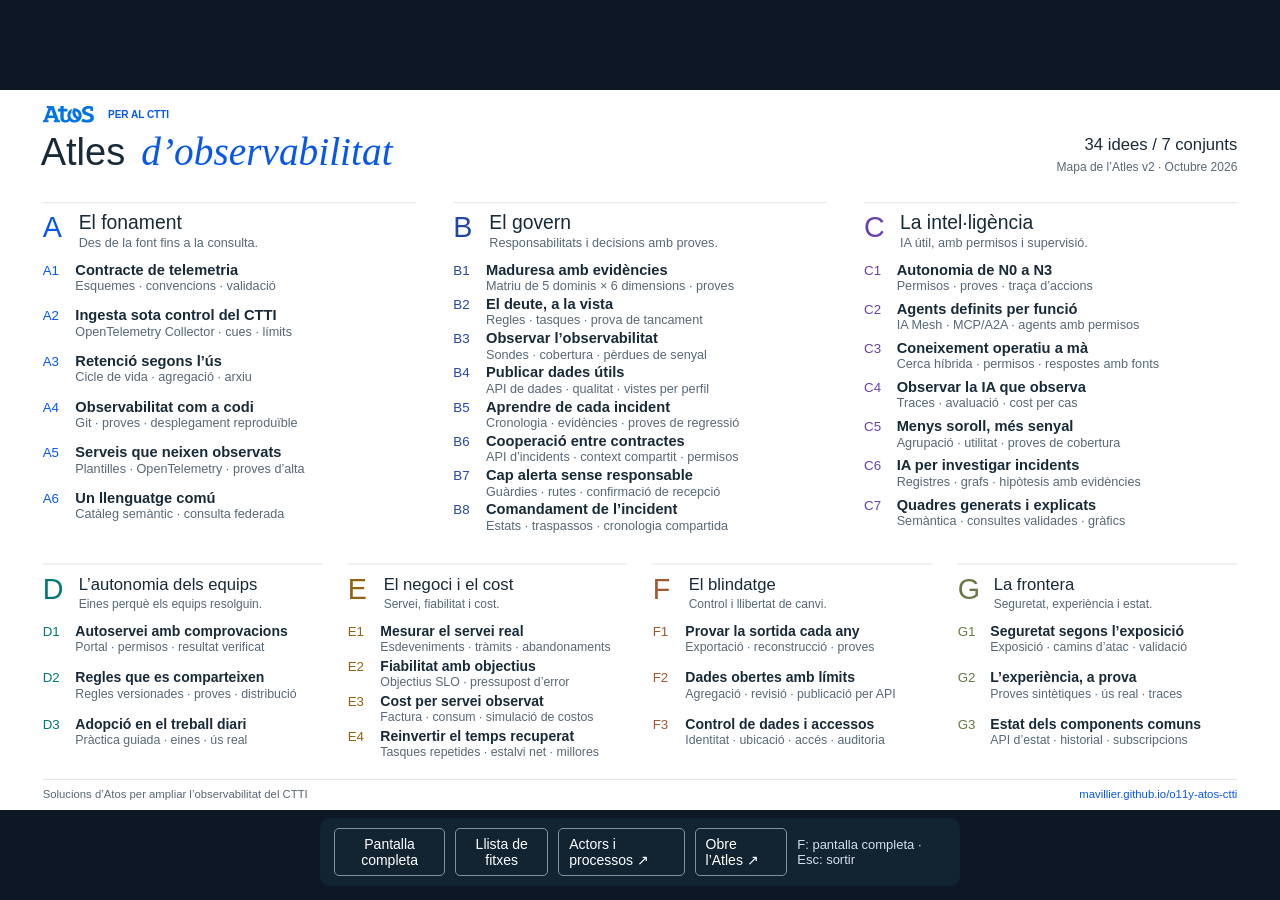
<file: mapa-o11y-atos.html>
<!doctype html><html lang="ca"><head><meta charset="utf-8"><meta name="viewport" content="width=device-width,initial-scale=1"><title>Mapa de l’Atles O11y · Atos per al CTTI</title><link rel="icon" href="favicon.svg?v=20260915-ux1" type="image/svg+xml"><link rel="icon" href="favicon.ico?v=20260915-ux1" sizes="any"><style>
*{box-sizing:border-box}html,body{margin:0;width:100%;height:100%;overflow:hidden;background:#0d1726;font-family:'Segoe UI',Arial,sans-serif}main{height:100vh;display:flex;align-items:center;justify-content:center}svg{display:block;width:min(100vw,calc(100vh * 16 / 9));height:auto;max-height:100vh}svg a{cursor:pointer}svg a:hover text{fill:#0757ed}nav{position:fixed;bottom:14px;left:50%;transform:translateX(-50%);display:flex;gap:10px;align-items:center;background:#142634f0;color:white;padding:10px 14px;border-radius:10px;opacity:0;transition:opacity .15s}nav:hover,nav:focus-within,body.show-controls nav{opacity:1}button,nav a{font:14px 'Segoe UI',sans-serif;background:transparent;color:white;border:1px solid #8390a3;border-radius:5px;padding:7px 10px;text-decoration:none;cursor:pointer}.help{font-size:13px;color:#d6deec}@media print{nav{display:none}body{background:white}main{height:auto}}

:focus-visible{outline:3px solid #85baff;outline-offset:4px}
button,nav a{min-height:44px;display:inline-flex;align-items:center}
.mobile-map-note{display:none}
#map-list{background:white;color:#182a38;max-width:1100px;margin:0 auto;padding:35px 6vw 130px}
#map-list h1{font-size:30px;font-weight:500}#map-list h2{font-size:23px;font-weight:500;color:#0757ed;margin-top:35px}
#map-list article{border-top:1px solid #cfd9df;padding:18px 0}#map-list a{color:#182a38;font-size:18px;line-height:1.5}
#map-list p{font-size:16px;line-height:1.6}#map-list .map-role{font-size:14px;color:#586876}
body.list-open{overflow:auto;height:auto;background:white}body.list-open main{display:none}body.list-open .mobile-map-note{display:none}
@media(pointer:coarse){nav{opacity:1}}
@media(max-width:760px){nav{width:calc(100vw - 24px);flex-wrap:wrap;justify-content:center;opacity:1;bottom:12px}.help{display:none}nav a,nav button{font-size:14px;padding:8px}.mobile-map-note{display:block;position:fixed;top:18px;left:6vw;right:6vw;color:white;font-size:16px;line-height:1.5;margin:0}.mobile-map-note a{color:white}}
@media(prefers-reduced-motion:reduce){nav{transition:none}}
@media print{.mobile-map-note,#map-list{display:none!important}}
</style></head><body><main><svg xmlns="http://www.w3.org/2000/svg" xmlns:xlink="http://www.w3.org/1999/xlink" viewBox="0 0 1920 1080" role="group" aria-labelledby="map-title map-description"><title id="map-title">Atles O11y. Mapa de les 34 idees</title><desc id="map-description">Set conjunts de solucions proposades per Atos per ampliar l’observabilitat del CTTI. Cada idea té un codi, un títol i els conceptes tècnics que la concreten.</desc>
<rect x="0" y="0" width="1920" height="1080" rx="0" fill="#ffffff"/>
<image href="[data-uri]" x="64" y="24" width="77" height="25"/>
<text x="162" y="42" font-family="Segoe UI,Arial,sans-serif" font-style="normal" font-size="15" font-weight="600" fill="#0757ed" text-anchor="start">PER AL CTTI</text>
<text x="61" y="112" font-family="Segoe UI,Arial,sans-serif" font-style="normal" font-size="57" font-weight="400" fill="#182a38" text-anchor="start">Atles</text>
<text x="212" y="112" font-family="Georgia,serif" font-style="italic" font-size="59" font-weight="400" fill="#0757ed" text-anchor="start">d’observabilitat</text>
<text x="1856" y="90" font-family="Segoe UI,Arial,sans-serif" font-style="normal" font-size="25" font-weight="400" fill="#182a38" text-anchor="end">34 idees / 7 conjunts</text>
<text x="1856" y="122" font-family="Segoe UI,Arial,sans-serif" font-style="normal" font-size="18" font-weight="400" fill="#586876" text-anchor="end">Mapa de l’Atles v2 · Octubre 2026</text>
<g id="group-A" class="map-group" data-group="A">
<rect x="64.0" y="169" width="560.0" height="508" fill="transparent" pointer-events="none"/>
<line x1="64.0" y1="169" x2="624.0" y2="169" stroke="#cfd9df" stroke-width="1"/>
<text x="64.0" y="221" font-family="Segoe UI,Arial,sans-serif" font-style="normal" font-size="43" font-weight="300" fill="#0757ed" text-anchor="start">A</text>
<text x="118.0" y="208" font-family="Segoe UI,Arial,sans-serif" font-style="normal" font-size="29" font-weight="400" fill="#182a38" text-anchor="start">El fonament</text>
<text x="118.0" y="235" font-family="Segoe UI,Arial,sans-serif" font-style="normal" font-size="19" font-weight="400" fill="#586876" text-anchor="start">Des de la font fins a la consulta.</text>
<a href="https://mavillier.github.io/o11y-atos-ctti/#card/A1" target="atles-detail" aria-label="A1: Contracte de telemetria">
<text x="64.0" y="277.0" font-family="Segoe UI,Arial,sans-serif" font-style="normal" font-size="20" font-weight="400" fill="#0757ed" text-anchor="start">A1</text>
<text x="113.0" y="277.0" font-family="Segoe UI,Arial,sans-serif" font-style="normal" font-size="22" font-weight="600" fill="#182a38" text-anchor="start">Contracte de telemetria</text>
<text x="113.0" y="300.0" font-family="Segoe UI,Arial,sans-serif" font-style="normal" font-size="19" font-weight="400" fill="#586876" text-anchor="start">Esquemes · convencions · validació</text>
</a>
<a href="https://mavillier.github.io/o11y-atos-ctti/#card/A2" target="atles-detail" aria-label="A2: Ingesta sota control del CTTI">
<text x="64.0" y="345.5" font-family="Segoe UI,Arial,sans-serif" font-style="normal" font-size="20" font-weight="400" fill="#0757ed" text-anchor="start">A2</text>
<text x="113.0" y="345.5" font-family="Segoe UI,Arial,sans-serif" font-style="normal" font-size="22" font-weight="600" fill="#182a38" text-anchor="start">Ingesta sota control del CTTI</text>
<text x="113.0" y="368.5" font-family="Segoe UI,Arial,sans-serif" font-style="normal" font-size="19" font-weight="400" fill="#586876" text-anchor="start">OpenTelemetry Collector · cues · límits</text>
</a>
<a href="https://mavillier.github.io/o11y-atos-ctti/#card/A3" target="atles-detail" aria-label="A3: Retenció segons l’ús">
<text x="64.0" y="414.0" font-family="Segoe UI,Arial,sans-serif" font-style="normal" font-size="20" font-weight="400" fill="#0757ed" text-anchor="start">A3</text>
<text x="113.0" y="414.0" font-family="Segoe UI,Arial,sans-serif" font-style="normal" font-size="22" font-weight="600" fill="#182a38" text-anchor="start">Retenció segons l’ús</text>
<text x="113.0" y="437.0" font-family="Segoe UI,Arial,sans-serif" font-style="normal" font-size="19" font-weight="400" fill="#586876" text-anchor="start">Cicle de vida · agregació · arxiu</text>
</a>
<a href="https://mavillier.github.io/o11y-atos-ctti/#card/A4" target="atles-detail" aria-label="A4: Observabilitat com a codi">
<text x="64.0" y="482.5" font-family="Segoe UI,Arial,sans-serif" font-style="normal" font-size="20" font-weight="400" fill="#0757ed" text-anchor="start">A4</text>
<text x="113.0" y="482.5" font-family="Segoe UI,Arial,sans-serif" font-style="normal" font-size="22" font-weight="600" fill="#182a38" text-anchor="start">Observabilitat com a codi</text>
<text x="113.0" y="505.5" font-family="Segoe UI,Arial,sans-serif" font-style="normal" font-size="19" font-weight="400" fill="#586876" text-anchor="start">Git · proves · desplegament reproduïble</text>
</a>
<a href="https://mavillier.github.io/o11y-atos-ctti/#card/A5" target="atles-detail" aria-label="A5: Serveis que neixen observats">
<text x="64.0" y="551.0" font-family="Segoe UI,Arial,sans-serif" font-style="normal" font-size="20" font-weight="400" fill="#0757ed" text-anchor="start">A5</text>
<text x="113.0" y="551.0" font-family="Segoe UI,Arial,sans-serif" font-style="normal" font-size="22" font-weight="600" fill="#182a38" text-anchor="start">Serveis que neixen observats</text>
<text x="113.0" y="574.0" font-family="Segoe UI,Arial,sans-serif" font-style="normal" font-size="19" font-weight="400" fill="#586876" text-anchor="start">Plantilles · OpenTelemetry · proves d’alta</text>
</a>
<a href="https://mavillier.github.io/o11y-atos-ctti/#card/A6" target="atles-detail" aria-label="A6: Un llenguatge comú">
<text x="64.0" y="619.5" font-family="Segoe UI,Arial,sans-serif" font-style="normal" font-size="20" font-weight="400" fill="#0757ed" text-anchor="start">A6</text>
<text x="113.0" y="619.5" font-family="Segoe UI,Arial,sans-serif" font-style="normal" font-size="22" font-weight="600" fill="#182a38" text-anchor="start">Un llenguatge comú</text>
<text x="113.0" y="642.5" font-family="Segoe UI,Arial,sans-serif" font-style="normal" font-size="19" font-weight="400" fill="#586876" text-anchor="start">Catàleg semàntic · consulta federada</text>
</a>
</g>
<g id="group-B" class="map-group" data-group="B">
<rect x="680.0" y="169" width="560.0" height="508" fill="transparent" pointer-events="none"/>
<line x1="680.0" y1="169" x2="1240.0" y2="169" stroke="#cfd9df" stroke-width="1"/>
<text x="680.0" y="221" font-family="Segoe UI,Arial,sans-serif" font-style="normal" font-size="43" font-weight="300" fill="#2446a5" text-anchor="start">B</text>
<text x="734.0" y="208" font-family="Segoe UI,Arial,sans-serif" font-style="normal" font-size="29" font-weight="400" fill="#182a38" text-anchor="start">El govern</text>
<text x="734.0" y="235" font-family="Segoe UI,Arial,sans-serif" font-style="normal" font-size="19" font-weight="400" fill="#586876" text-anchor="start">Responsabilitats i decisions amb proves.</text>
<a href="https://mavillier.github.io/o11y-atos-ctti/#card/B1" target="atles-detail" aria-label="B1: Maduresa amb evidències">
<text x="680.0" y="277.0" font-family="Segoe UI,Arial,sans-serif" font-style="normal" font-size="20" font-weight="400" fill="#2446a5" text-anchor="start">B1</text>
<text x="729.0" y="277.0" font-family="Segoe UI,Arial,sans-serif" font-style="normal" font-size="22" font-weight="600" fill="#182a38" text-anchor="start">Maduresa amb evidències</text>
<text x="729.0" y="300.0" font-family="Segoe UI,Arial,sans-serif" font-style="normal" font-size="19" font-weight="400" fill="#586876" text-anchor="start">Matriu de 5 dominis × 6 dimensions · proves</text>
</a>
<a href="https://mavillier.github.io/o11y-atos-ctti/#card/B2" target="atles-detail" aria-label="B2: El deute, a la vista">
<text x="680.0" y="328.375" font-family="Segoe UI,Arial,sans-serif" font-style="normal" font-size="20" font-weight="400" fill="#2446a5" text-anchor="start">B2</text>
<text x="729.0" y="328.375" font-family="Segoe UI,Arial,sans-serif" font-style="normal" font-size="22" font-weight="600" fill="#182a38" text-anchor="start">El deute, a la vista</text>
<text x="729.0" y="351.375" font-family="Segoe UI,Arial,sans-serif" font-style="normal" font-size="19" font-weight="400" fill="#586876" text-anchor="start">Regles · tasques · prova de tancament</text>
</a>
<a href="https://mavillier.github.io/o11y-atos-ctti/#card/B3" target="atles-detail" aria-label="B3: Observar l’observabilitat">
<text x="680.0" y="379.75" font-family="Segoe UI,Arial,sans-serif" font-style="normal" font-size="20" font-weight="400" fill="#2446a5" text-anchor="start">B3</text>
<text x="729.0" y="379.75" font-family="Segoe UI,Arial,sans-serif" font-style="normal" font-size="22" font-weight="600" fill="#182a38" text-anchor="start">Observar l’observabilitat</text>
<text x="729.0" y="402.75" font-family="Segoe UI,Arial,sans-serif" font-style="normal" font-size="19" font-weight="400" fill="#586876" text-anchor="start">Sondes · cobertura · pèrdues de senyal</text>
</a>
<a href="https://mavillier.github.io/o11y-atos-ctti/#card/B4" target="atles-detail" aria-label="B4: Publicar dades útils">
<text x="680.0" y="431.125" font-family="Segoe UI,Arial,sans-serif" font-style="normal" font-size="20" font-weight="400" fill="#2446a5" text-anchor="start">B4</text>
<text x="729.0" y="431.125" font-family="Segoe UI,Arial,sans-serif" font-style="normal" font-size="22" font-weight="600" fill="#182a38" text-anchor="start">Publicar dades útils</text>
<text x="729.0" y="454.125" font-family="Segoe UI,Arial,sans-serif" font-style="normal" font-size="19" font-weight="400" fill="#586876" text-anchor="start">API de dades · qualitat · vistes per perfil</text>
</a>
<a href="https://mavillier.github.io/o11y-atos-ctti/#card/B5" target="atles-detail" aria-label="B5: Aprendre de cada incident">
<text x="680.0" y="482.5" font-family="Segoe UI,Arial,sans-serif" font-style="normal" font-size="20" font-weight="400" fill="#2446a5" text-anchor="start">B5</text>
<text x="729.0" y="482.5" font-family="Segoe UI,Arial,sans-serif" font-style="normal" font-size="22" font-weight="600" fill="#182a38" text-anchor="start">Aprendre de cada incident</text>
<text x="729.0" y="505.5" font-family="Segoe UI,Arial,sans-serif" font-style="normal" font-size="19" font-weight="400" fill="#586876" text-anchor="start">Cronologia · evidències · proves de regressió</text>
</a>
<a href="https://mavillier.github.io/o11y-atos-ctti/#card/B6" target="atles-detail" aria-label="B6: Cooperació entre contractes">
<text x="680.0" y="533.875" font-family="Segoe UI,Arial,sans-serif" font-style="normal" font-size="20" font-weight="400" fill="#2446a5" text-anchor="start">B6</text>
<text x="729.0" y="533.875" font-family="Segoe UI,Arial,sans-serif" font-style="normal" font-size="22" font-weight="600" fill="#182a38" text-anchor="start">Cooperació entre contractes</text>
<text x="729.0" y="556.875" font-family="Segoe UI,Arial,sans-serif" font-style="normal" font-size="19" font-weight="400" fill="#586876" text-anchor="start">API d’incidents · context compartit · permisos</text>
</a>
<a href="https://mavillier.github.io/o11y-atos-ctti/#card/B7" target="atles-detail" aria-label="B7: Cap alerta sense responsable">
<text x="680.0" y="585.25" font-family="Segoe UI,Arial,sans-serif" font-style="normal" font-size="20" font-weight="400" fill="#2446a5" text-anchor="start">B7</text>
<text x="729.0" y="585.25" font-family="Segoe UI,Arial,sans-serif" font-style="normal" font-size="22" font-weight="600" fill="#182a38" text-anchor="start">Cap alerta sense responsable</text>
<text x="729.0" y="608.25" font-family="Segoe UI,Arial,sans-serif" font-style="normal" font-size="19" font-weight="400" fill="#586876" text-anchor="start">Guàrdies · rutes · confirmació de recepció</text>
</a>
<a href="https://mavillier.github.io/o11y-atos-ctti/#card/B8" target="atles-detail" aria-label="B8: Comandament de l’incident">
<text x="680.0" y="636.625" font-family="Segoe UI,Arial,sans-serif" font-style="normal" font-size="20" font-weight="400" fill="#2446a5" text-anchor="start">B8</text>
<text x="729.0" y="636.625" font-family="Segoe UI,Arial,sans-serif" font-style="normal" font-size="22" font-weight="600" fill="#182a38" text-anchor="start">Comandament de l’incident</text>
<text x="729.0" y="659.625" font-family="Segoe UI,Arial,sans-serif" font-style="normal" font-size="19" font-weight="400" fill="#586876" text-anchor="start">Estats · traspassos · cronologia compartida</text>
</a>
</g>
<g id="group-C" class="map-group" data-group="C">
<rect x="1296.0" y="169" width="560.0" height="508" fill="transparent" pointer-events="none"/>
<line x1="1296.0" y1="169" x2="1856.0" y2="169" stroke="#cfd9df" stroke-width="1"/>
<text x="1296.0" y="221" font-family="Segoe UI,Arial,sans-serif" font-style="normal" font-size="43" font-weight="300" fill="#6741ac" text-anchor="start">C</text>
<text x="1350.0" y="208" font-family="Segoe UI,Arial,sans-serif" font-style="normal" font-size="29" font-weight="400" fill="#182a38" text-anchor="start">La intel·ligència</text>
<text x="1350.0" y="235" font-family="Segoe UI,Arial,sans-serif" font-style="normal" font-size="19" font-weight="400" fill="#586876" text-anchor="start">IA útil, amb permisos i supervisió.</text>
<a href="https://mavillier.github.io/o11y-atos-ctti/#card/C1" target="atles-detail" aria-label="C1: Autonomia de N0 a N3">
<text x="1296.0" y="277.0" font-family="Segoe UI,Arial,sans-serif" font-style="normal" font-size="20" font-weight="400" fill="#6741ac" text-anchor="start">C1</text>
<text x="1345.0" y="277.0" font-family="Segoe UI,Arial,sans-serif" font-style="normal" font-size="22" font-weight="600" fill="#182a38" text-anchor="start">Autonomia de N0 a N3</text>
<text x="1345.0" y="300.0" font-family="Segoe UI,Arial,sans-serif" font-style="normal" font-size="19" font-weight="400" fill="#586876" text-anchor="start">Permisos · proves · traça d’accions</text>
</a>
<a href="https://mavillier.github.io/o11y-atos-ctti/#card/C2" target="atles-detail" aria-label="C2: Agents definits per funció">
<text x="1296.0" y="335.7142857142857" font-family="Segoe UI,Arial,sans-serif" font-style="normal" font-size="20" font-weight="400" fill="#6741ac" text-anchor="start">C2</text>
<text x="1345.0" y="335.7142857142857" font-family="Segoe UI,Arial,sans-serif" font-style="normal" font-size="22" font-weight="600" fill="#182a38" text-anchor="start">Agents definits per funció</text>
<text x="1345.0" y="358.7142857142857" font-family="Segoe UI,Arial,sans-serif" font-style="normal" font-size="19" font-weight="400" fill="#586876" text-anchor="start">IA Mesh · MCP/A2A · agents amb permisos</text>
</a>
<a href="https://mavillier.github.io/o11y-atos-ctti/#card/C3" target="atles-detail" aria-label="C3: Coneixement operatiu a mà">
<text x="1296.0" y="394.42857142857144" font-family="Segoe UI,Arial,sans-serif" font-style="normal" font-size="20" font-weight="400" fill="#6741ac" text-anchor="start">C3</text>
<text x="1345.0" y="394.42857142857144" font-family="Segoe UI,Arial,sans-serif" font-style="normal" font-size="22" font-weight="600" fill="#182a38" text-anchor="start">Coneixement operatiu a mà</text>
<text x="1345.0" y="417.42857142857144" font-family="Segoe UI,Arial,sans-serif" font-style="normal" font-size="19" font-weight="400" fill="#586876" text-anchor="start">Cerca híbrida · permisos · respostes amb fonts</text>
</a>
<a href="https://mavillier.github.io/o11y-atos-ctti/#card/C4" target="atles-detail" aria-label="C4: Observar la IA que observa">
<text x="1296.0" y="453.1428571428571" font-family="Segoe UI,Arial,sans-serif" font-style="normal" font-size="20" font-weight="400" fill="#6741ac" text-anchor="start">C4</text>
<text x="1345.0" y="453.1428571428571" font-family="Segoe UI,Arial,sans-serif" font-style="normal" font-size="22" font-weight="600" fill="#182a38" text-anchor="start">Observar la IA que observa</text>
<text x="1345.0" y="476.1428571428571" font-family="Segoe UI,Arial,sans-serif" font-style="normal" font-size="19" font-weight="400" fill="#586876" text-anchor="start">Traces · avaluació · cost per cas</text>
</a>
<a href="https://mavillier.github.io/o11y-atos-ctti/#card/C5" target="atles-detail" aria-label="C5: Menys soroll, més senyal">
<text x="1296.0" y="511.8571428571429" font-family="Segoe UI,Arial,sans-serif" font-style="normal" font-size="20" font-weight="400" fill="#6741ac" text-anchor="start">C5</text>
<text x="1345.0" y="511.8571428571429" font-family="Segoe UI,Arial,sans-serif" font-style="normal" font-size="22" font-weight="600" fill="#182a38" text-anchor="start">Menys soroll, més senyal</text>
<text x="1345.0" y="534.8571428571429" font-family="Segoe UI,Arial,sans-serif" font-style="normal" font-size="19" font-weight="400" fill="#586876" text-anchor="start">Agrupació · utilitat · proves de cobertura</text>
</a>
<a href="https://mavillier.github.io/o11y-atos-ctti/#card/C6" target="atles-detail" aria-label="C6: IA per investigar incidents">
<text x="1296.0" y="570.5714285714286" font-family="Segoe UI,Arial,sans-serif" font-style="normal" font-size="20" font-weight="400" fill="#6741ac" text-anchor="start">C6</text>
<text x="1345.0" y="570.5714285714286" font-family="Segoe UI,Arial,sans-serif" font-style="normal" font-size="22" font-weight="600" fill="#182a38" text-anchor="start">IA per investigar incidents</text>
<text x="1345.0" y="593.5714285714286" font-family="Segoe UI,Arial,sans-serif" font-style="normal" font-size="19" font-weight="400" fill="#586876" text-anchor="start">Registres · grafs · hipòtesis amb evidències</text>
</a>
<a href="https://mavillier.github.io/o11y-atos-ctti/#card/C7" target="atles-detail" aria-label="C7: Quadres generats i explicats">
<text x="1296.0" y="629.2857142857142" font-family="Segoe UI,Arial,sans-serif" font-style="normal" font-size="20" font-weight="400" fill="#6741ac" text-anchor="start">C7</text>
<text x="1345.0" y="629.2857142857142" font-family="Segoe UI,Arial,sans-serif" font-style="normal" font-size="22" font-weight="600" fill="#182a38" text-anchor="start">Quadres generats i explicats</text>
<text x="1345.0" y="652.2857142857142" font-family="Segoe UI,Arial,sans-serif" font-style="normal" font-size="19" font-weight="400" fill="#586876" text-anchor="start">Semàntica · consultes validades · gràfics</text>
</a>
</g>
<g id="group-D" class="map-group" data-group="D">
<rect x="64.0" y="711" width="419.5" height="306" fill="transparent" pointer-events="none"/>
<line x1="64.0" y1="711" x2="483.5" y2="711" stroke="#cfd9df" stroke-width="1"/>
<text x="64.0" y="763" font-family="Segoe UI,Arial,sans-serif" font-style="normal" font-size="43" font-weight="300" fill="#007873" text-anchor="start">D</text>
<text x="118.0" y="750" font-family="Segoe UI,Arial,sans-serif" font-style="normal" font-size="25" font-weight="400" fill="#182a38" text-anchor="start">L’autonomia dels equips</text>
<text x="118.0" y="777" font-family="Segoe UI,Arial,sans-serif" font-style="normal" font-size="18" font-weight="400" fill="#586876" text-anchor="start">Eines perquè els equips resolguin.</text>
<a href="https://mavillier.github.io/o11y-atos-ctti/#card/D1" target="atles-detail" aria-label="D1: Autoservei amb comprovacions">
<text x="64.0" y="819.0" font-family="Segoe UI,Arial,sans-serif" font-style="normal" font-size="20" font-weight="400" fill="#007873" text-anchor="start">D1</text>
<text x="113.0" y="819.0" font-family="Segoe UI,Arial,sans-serif" font-style="normal" font-size="21" font-weight="600" fill="#182a38" text-anchor="start">Autoservei amb comprovacions</text>
<text x="113.0" y="842.0" font-family="Segoe UI,Arial,sans-serif" font-style="normal" font-size="18.5" font-weight="400" fill="#586876" text-anchor="start">Portal · permisos · resultat verificat</text>
</a>
<a href="https://mavillier.github.io/o11y-atos-ctti/#card/D2" target="atles-detail" aria-label="D2: Regles que es comparteixen">
<text x="64.0" y="888.6666666666666" font-family="Segoe UI,Arial,sans-serif" font-style="normal" font-size="20" font-weight="400" fill="#007873" text-anchor="start">D2</text>
<text x="113.0" y="888.6666666666666" font-family="Segoe UI,Arial,sans-serif" font-style="normal" font-size="21" font-weight="600" fill="#182a38" text-anchor="start">Regles que es comparteixen</text>
<text x="113.0" y="911.6666666666666" font-family="Segoe UI,Arial,sans-serif" font-style="normal" font-size="18.5" font-weight="400" fill="#586876" text-anchor="start">Regles versionades · proves · distribució</text>
</a>
<a href="https://mavillier.github.io/o11y-atos-ctti/#card/D3" target="atles-detail" aria-label="D3: Adopció en el treball diari">
<text x="64.0" y="958.3333333333334" font-family="Segoe UI,Arial,sans-serif" font-style="normal" font-size="20" font-weight="400" fill="#007873" text-anchor="start">D3</text>
<text x="113.0" y="958.3333333333334" font-family="Segoe UI,Arial,sans-serif" font-style="normal" font-size="21" font-weight="600" fill="#182a38" text-anchor="start">Adopció en el treball diari</text>
<text x="113.0" y="981.3333333333334" font-family="Segoe UI,Arial,sans-serif" font-style="normal" font-size="18.5" font-weight="400" fill="#586876" text-anchor="start">Pràctica guiada · eines · ús real</text>
</a>
</g>
<g id="group-E" class="map-group" data-group="E">
<rect x="521.5" y="711" width="419.5" height="306" fill="transparent" pointer-events="none"/>
<line x1="521.5" y1="711" x2="941.0" y2="711" stroke="#cfd9df" stroke-width="1"/>
<text x="521.5" y="763" font-family="Segoe UI,Arial,sans-serif" font-style="normal" font-size="43" font-weight="300" fill="#916313" text-anchor="start">E</text>
<text x="575.5" y="750" font-family="Segoe UI,Arial,sans-serif" font-style="normal" font-size="25" font-weight="400" fill="#182a38" text-anchor="start">El negoci i el cost</text>
<text x="575.5" y="777" font-family="Segoe UI,Arial,sans-serif" font-style="normal" font-size="18" font-weight="400" fill="#586876" text-anchor="start">Servei, fiabilitat i cost.</text>
<a href="https://mavillier.github.io/o11y-atos-ctti/#card/E1" target="atles-detail" aria-label="E1: Mesurar el servei real">
<text x="521.5" y="819.0" font-family="Segoe UI,Arial,sans-serif" font-style="normal" font-size="20" font-weight="400" fill="#916313" text-anchor="start">E1</text>
<text x="570.5" y="819.0" font-family="Segoe UI,Arial,sans-serif" font-style="normal" font-size="21" font-weight="600" fill="#182a38" text-anchor="start">Mesurar el servei real</text>
<text x="570.5" y="842.0" font-family="Segoe UI,Arial,sans-serif" font-style="normal" font-size="18.5" font-weight="400" fill="#586876" text-anchor="start">Esdeveniments · tràmits · abandonaments</text>
</a>
<a href="https://mavillier.github.io/o11y-atos-ctti/#card/E2" target="atles-detail" aria-label="E2: Fiabilitat amb objectius">
<text x="521.5" y="871.25" font-family="Segoe UI,Arial,sans-serif" font-style="normal" font-size="20" font-weight="400" fill="#916313" text-anchor="start">E2</text>
<text x="570.5" y="871.25" font-family="Segoe UI,Arial,sans-serif" font-style="normal" font-size="21" font-weight="600" fill="#182a38" text-anchor="start">Fiabilitat amb objectius</text>
<text x="570.5" y="894.25" font-family="Segoe UI,Arial,sans-serif" font-style="normal" font-size="18.5" font-weight="400" fill="#586876" text-anchor="start">Objectius SLO · pressupost d’error</text>
</a>
<a href="https://mavillier.github.io/o11y-atos-ctti/#card/E3" target="atles-detail" aria-label="E3: Cost per servei observat">
<text x="521.5" y="923.5" font-family="Segoe UI,Arial,sans-serif" font-style="normal" font-size="20" font-weight="400" fill="#916313" text-anchor="start">E3</text>
<text x="570.5" y="923.5" font-family="Segoe UI,Arial,sans-serif" font-style="normal" font-size="21" font-weight="600" fill="#182a38" text-anchor="start">Cost per servei observat</text>
<text x="570.5" y="946.5" font-family="Segoe UI,Arial,sans-serif" font-style="normal" font-size="18.5" font-weight="400" fill="#586876" text-anchor="start">Factura · consum · simulació de costos</text>
</a>
<a href="https://mavillier.github.io/o11y-atos-ctti/#card/E4" target="atles-detail" aria-label="E4: Reinvertir el temps recuperat">
<text x="521.5" y="975.75" font-family="Segoe UI,Arial,sans-serif" font-style="normal" font-size="20" font-weight="400" fill="#916313" text-anchor="start">E4</text>
<text x="570.5" y="975.75" font-family="Segoe UI,Arial,sans-serif" font-style="normal" font-size="21" font-weight="600" fill="#182a38" text-anchor="start">Reinvertir el temps recuperat</text>
<text x="570.5" y="998.75" font-family="Segoe UI,Arial,sans-serif" font-style="normal" font-size="18.5" font-weight="400" fill="#586876" text-anchor="start">Tasques repetides · estalvi net · millores</text>
</a>
</g>
<g id="group-F" class="map-group" data-group="F">
<rect x="979.0" y="711" width="419.5" height="306" fill="transparent" pointer-events="none"/>
<line x1="979.0" y1="711" x2="1398.5" y2="711" stroke="#cfd9df" stroke-width="1"/>
<text x="979.0" y="763" font-family="Segoe UI,Arial,sans-serif" font-style="normal" font-size="43" font-weight="300" fill="#a05931" text-anchor="start">F</text>
<text x="1033.0" y="750" font-family="Segoe UI,Arial,sans-serif" font-style="normal" font-size="25" font-weight="400" fill="#182a38" text-anchor="start">El blindatge</text>
<text x="1033.0" y="777" font-family="Segoe UI,Arial,sans-serif" font-style="normal" font-size="18" font-weight="400" fill="#586876" text-anchor="start">Control i llibertat de canvi.</text>
<a href="https://mavillier.github.io/o11y-atos-ctti/#card/F1" target="atles-detail" aria-label="F1: Provar la sortida cada any">
<text x="979.0" y="819.0" font-family="Segoe UI,Arial,sans-serif" font-style="normal" font-size="20" font-weight="400" fill="#a05931" text-anchor="start">F1</text>
<text x="1028.0" y="819.0" font-family="Segoe UI,Arial,sans-serif" font-style="normal" font-size="21" font-weight="600" fill="#182a38" text-anchor="start">Provar la sortida cada any</text>
<text x="1028.0" y="842.0" font-family="Segoe UI,Arial,sans-serif" font-style="normal" font-size="18.5" font-weight="400" fill="#586876" text-anchor="start">Exportació · reconstrucció · proves</text>
</a>
<a href="https://mavillier.github.io/o11y-atos-ctti/#card/F2" target="atles-detail" aria-label="F2: Dades obertes amb límits">
<text x="979.0" y="888.6666666666666" font-family="Segoe UI,Arial,sans-serif" font-style="normal" font-size="20" font-weight="400" fill="#a05931" text-anchor="start">F2</text>
<text x="1028.0" y="888.6666666666666" font-family="Segoe UI,Arial,sans-serif" font-style="normal" font-size="21" font-weight="600" fill="#182a38" text-anchor="start">Dades obertes amb límits</text>
<text x="1028.0" y="911.6666666666666" font-family="Segoe UI,Arial,sans-serif" font-style="normal" font-size="18.5" font-weight="400" fill="#586876" text-anchor="start">Agregació · revisió · publicació per API</text>
</a>
<a href="https://mavillier.github.io/o11y-atos-ctti/#card/F3" target="atles-detail" aria-label="F3: Control de dades i accessos">
<text x="979.0" y="958.3333333333334" font-family="Segoe UI,Arial,sans-serif" font-style="normal" font-size="20" font-weight="400" fill="#a05931" text-anchor="start">F3</text>
<text x="1028.0" y="958.3333333333334" font-family="Segoe UI,Arial,sans-serif" font-style="normal" font-size="21" font-weight="600" fill="#182a38" text-anchor="start">Control de dades i accessos</text>
<text x="1028.0" y="981.3333333333334" font-family="Segoe UI,Arial,sans-serif" font-style="normal" font-size="18.5" font-weight="400" fill="#586876" text-anchor="start">Identitat · ubicació · accés · auditoria</text>
</a>
</g>
<g id="group-G" class="map-group" data-group="G">
<rect x="1436.5" y="711" width="419.5" height="306" fill="transparent" pointer-events="none"/>
<line x1="1436.5" y1="711" x2="1856.0" y2="711" stroke="#cfd9df" stroke-width="1"/>
<text x="1436.5" y="763" font-family="Segoe UI,Arial,sans-serif" font-style="normal" font-size="43" font-weight="300" fill="#677a44" text-anchor="start">G</text>
<text x="1490.5" y="750" font-family="Segoe UI,Arial,sans-serif" font-style="normal" font-size="25" font-weight="400" fill="#182a38" text-anchor="start">La frontera</text>
<text x="1490.5" y="777" font-family="Segoe UI,Arial,sans-serif" font-style="normal" font-size="18" font-weight="400" fill="#586876" text-anchor="start">Seguretat, experiència i estat.</text>
<a href="https://mavillier.github.io/o11y-atos-ctti/#card/G1" target="atles-detail" aria-label="G1: Seguretat segons l’exposició">
<text x="1436.5" y="819.0" font-family="Segoe UI,Arial,sans-serif" font-style="normal" font-size="20" font-weight="400" fill="#677a44" text-anchor="start">G1</text>
<text x="1485.5" y="819.0" font-family="Segoe UI,Arial,sans-serif" font-style="normal" font-size="21" font-weight="600" fill="#182a38" text-anchor="start">Seguretat segons l’exposició</text>
<text x="1485.5" y="842.0" font-family="Segoe UI,Arial,sans-serif" font-style="normal" font-size="18.5" font-weight="400" fill="#586876" text-anchor="start">Exposició · camins d’atac · validació</text>
</a>
<a href="https://mavillier.github.io/o11y-atos-ctti/#card/G2" target="atles-detail" aria-label="G2: L’experiència, a prova">
<text x="1436.5" y="888.6666666666666" font-family="Segoe UI,Arial,sans-serif" font-style="normal" font-size="20" font-weight="400" fill="#677a44" text-anchor="start">G2</text>
<text x="1485.5" y="888.6666666666666" font-family="Segoe UI,Arial,sans-serif" font-style="normal" font-size="21" font-weight="600" fill="#182a38" text-anchor="start">L’experiència, a prova</text>
<text x="1485.5" y="911.6666666666666" font-family="Segoe UI,Arial,sans-serif" font-style="normal" font-size="18.5" font-weight="400" fill="#586876" text-anchor="start">Proves sintètiques · ús real · traces</text>
</a>
<a href="https://mavillier.github.io/o11y-atos-ctti/#card/G3" target="atles-detail" aria-label="G3: Estat dels components comuns">
<text x="1436.5" y="958.3333333333334" font-family="Segoe UI,Arial,sans-serif" font-style="normal" font-size="20" font-weight="400" fill="#677a44" text-anchor="start">G3</text>
<text x="1485.5" y="958.3333333333334" font-family="Segoe UI,Arial,sans-serif" font-style="normal" font-size="21" font-weight="600" fill="#182a38" text-anchor="start">Estat dels components comuns</text>
<text x="1485.5" y="981.3333333333334" font-family="Segoe UI,Arial,sans-serif" font-style="normal" font-size="18.5" font-weight="400" fill="#586876" text-anchor="start">API d’estat · historial · subscripcions</text>
</a>
</g>
<line x1="64" y1="1034" x2="1856" y2="1034" stroke="#cfd9df" stroke-width="1"/>
<text x="64" y="1062" font-family="Segoe UI,Arial,sans-serif" font-style="normal" font-size="17" font-weight="400" fill="#586876" text-anchor="start">Solucions d’Atos per ampliar l’observabilitat del CTTI</text>
<text x="1856" y="1062" font-family="Segoe UI,Arial,sans-serif" font-style="normal" font-size="17" font-weight="400" fill="#0757ed" text-anchor="end">mavillier.github.io/o11y-atos-ctti</text>
</svg></main>
<p class="mobile-map-note">Mapa 16:9 per projectar. Per llegir-lo en una pantalla petita, <a href="#llista" data-list-toggle>obre la llista de fitxes</a>.</p>
<section id="map-list" hidden aria-label="Llista de les 34 fitxes"></section>
<nav aria-label="Controls de projecció"><button id="fullscreen">Pantalla completa</button><button id="list-toggle" data-list-toggle aria-controls="map-list" aria-expanded="false">Llista de fitxes</button><a href="./#context/actors" target="atles-detail">Actors i processos ↗</a><a href="./#atlas" target="atles-detail">Obre l’Atles ↗</a><span class="help">F: pantalla completa · Esc: sortir</span></nav>
<script src="data.js?v=20260915-ux1"></script><script src="model.js?v=20260915-ux1"></script><script>
let timer;
const reveal=()=>{document.body.classList.add('show-controls');clearTimeout(timer);if(!matchMedia('(pointer:coarse)').matches)timer=setTimeout(()=>{if(!document.querySelector('nav').contains(document.activeElement))document.body.classList.remove('show-controls')},2500)};
async function fullscreen(){try{if(!document.fullscreenElement)await document.documentElement.requestFullscreen();else await document.exitFullscreen()}catch{reveal()}}
document.querySelector('#fullscreen').addEventListener('click',fullscreen);
document.addEventListener('keydown',e=>{reveal();if(e.key.toLowerCase()==='f'&&!e.ctrlKey&&!e.metaKey&&!/INPUT|TEXTAREA/.test(e.target.tagName)){e.preventDefault();fullscreen()}});
document.addEventListener('mousemove',reveal);document.addEventListener('pointerdown',reveal);document.addEventListener('focusin',reveal);
const roles=Object.fromEntries(window.ATLES_MODEL.roles.map(r=>[r.id,r.name]));
const fits=Object.fromEntries(window.ATLES_MODEL.cards.map(c=>[c.id,c]));
const processes=Object.fromEntries(window.ATLES_MODEL.processes.map(p=>[p.id,p.name]));
const groups={A:'El fonament',B:'El govern',C:'La intel·ligència',D:'L’autonomia dels equips',E:'El negoci i el cost',F:'El blindatge',G:'La frontera'};
const list=document.querySelector('#map-list');const h1=document.createElement('h1');h1.textContent='Les 34 idees de l’Atles';h1.tabIndex=-1;list.append(h1);
for(const [id,name] of Object.entries(groups)){
const section=document.createElement('section'),title=document.createElement('h2');title.textContent=id+' · '+name;section.append(title);
for(const c of window.ATLES_DATA.cards.filter(c=>c.id[0]===id)){
const a=fits[c.id],article=document.createElement('article'),link=document.createElement('a'),body=document.createElement('p'),meta=document.createElement('p');link.href='./#card/'+c.id;link.target='atles-detail';link.textContent=c.id+' · '+c.title;body.textContent=a.contribution;meta.className='map-role';meta.textContent=processes[a.processId]+' · Coordinació proposada: '+a.coordinator.map(id=>roles[id]).join(' · ');article.append(link,body,meta);section.append(article);
const svgLink=document.querySelector('svg a[href$="/\#card/'+c.id+'"]');if(svgLink){svgLink.setAttribute('href','./#card/'+c.id);svgLink.setAttribute('aria-label',c.id+': '+c.title+'. '+processes[a.processId]);const tip=document.createElementNS('http://www.w3.org/2000/svg','title');tip.textContent=a.baseCtti+' '+a.contribution;svgLink.prepend(tip);}
}list.append(section);}
function toggleList(e){e.preventDefault();const open=list.hidden;list.hidden=!open;document.body.classList.toggle('list-open',open);const button=document.querySelector('#list-toggle');button.textContent=open?'Torna al mapa':'Llista de fitxes';button.setAttribute('aria-expanded',String(open));if(open){window.scrollTo(0,0);h1.focus()}else button.focus();reveal();}
document.querySelectorAll('[data-list-toggle]').forEach(b=>b.addEventListener('click',toggleList));reveal();
</script><script src="analytics.js?v=20260915-ux1"></script></body></html>
</file>
